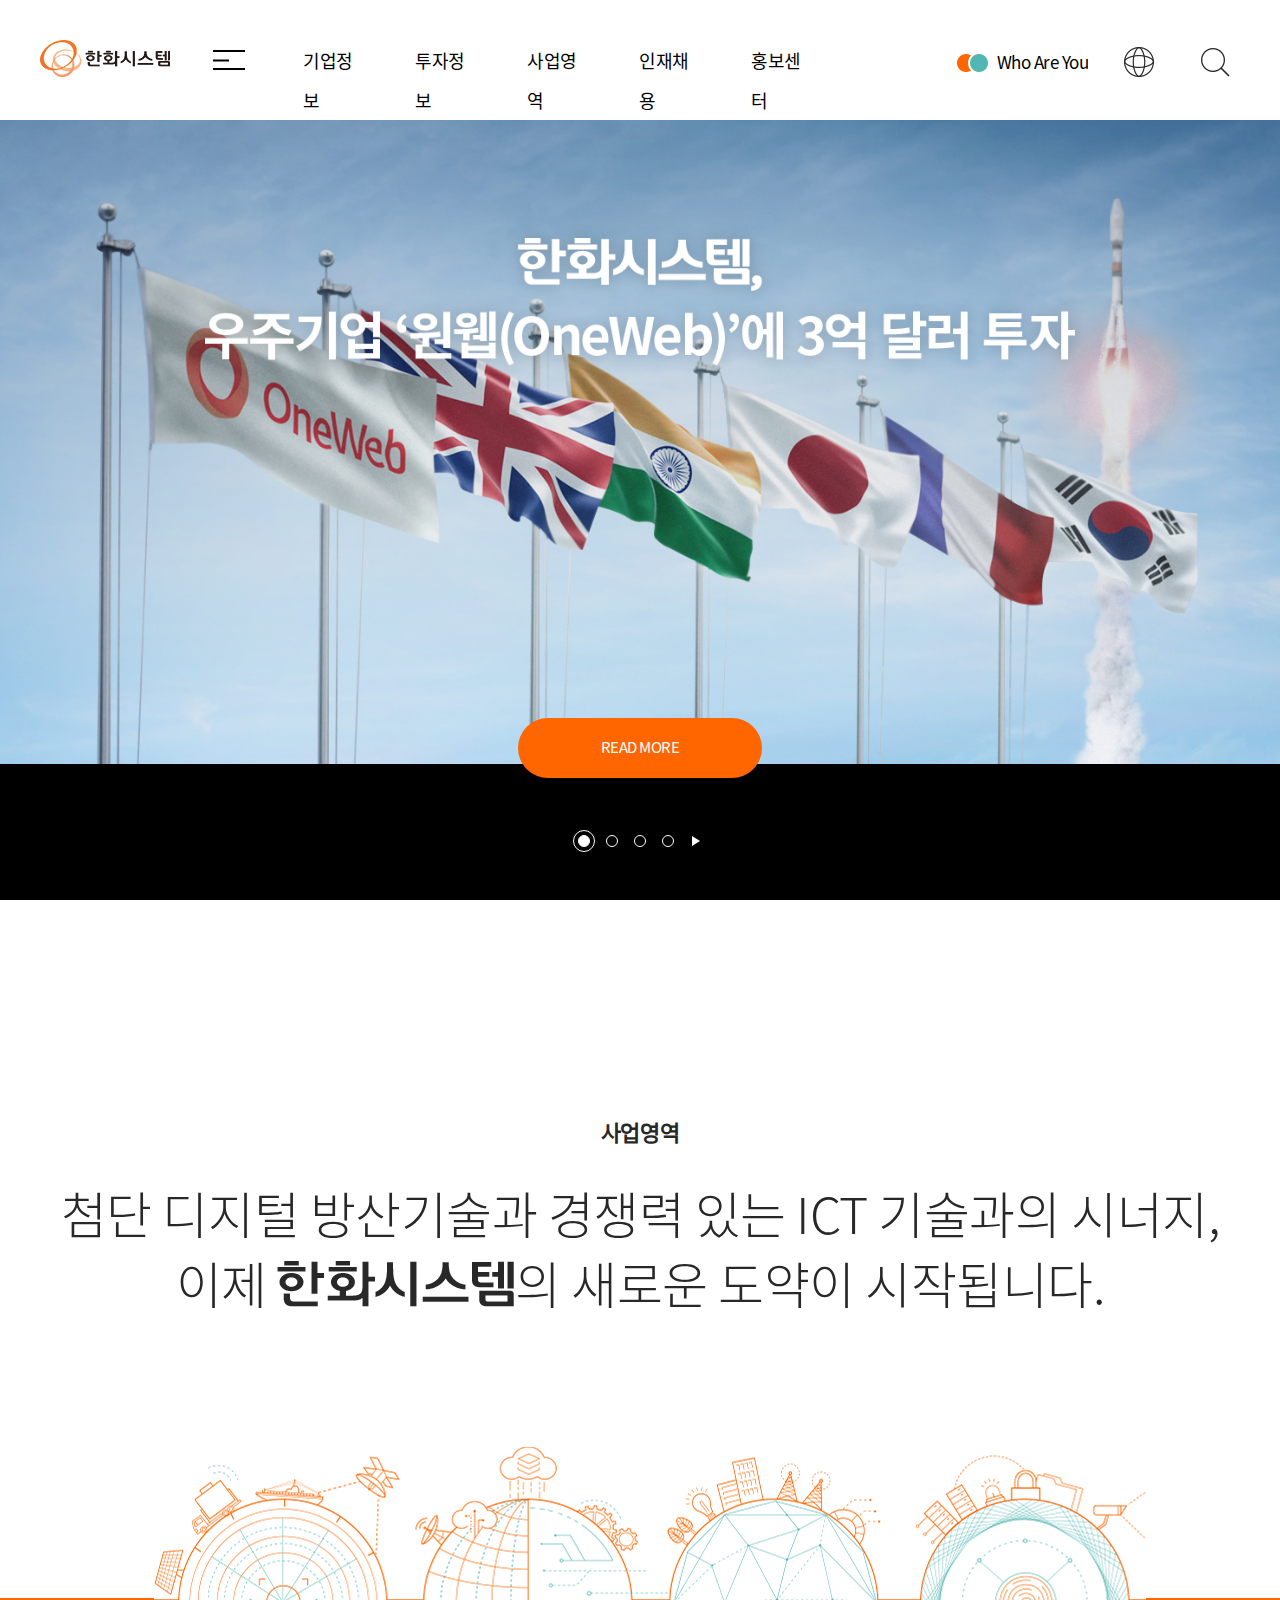
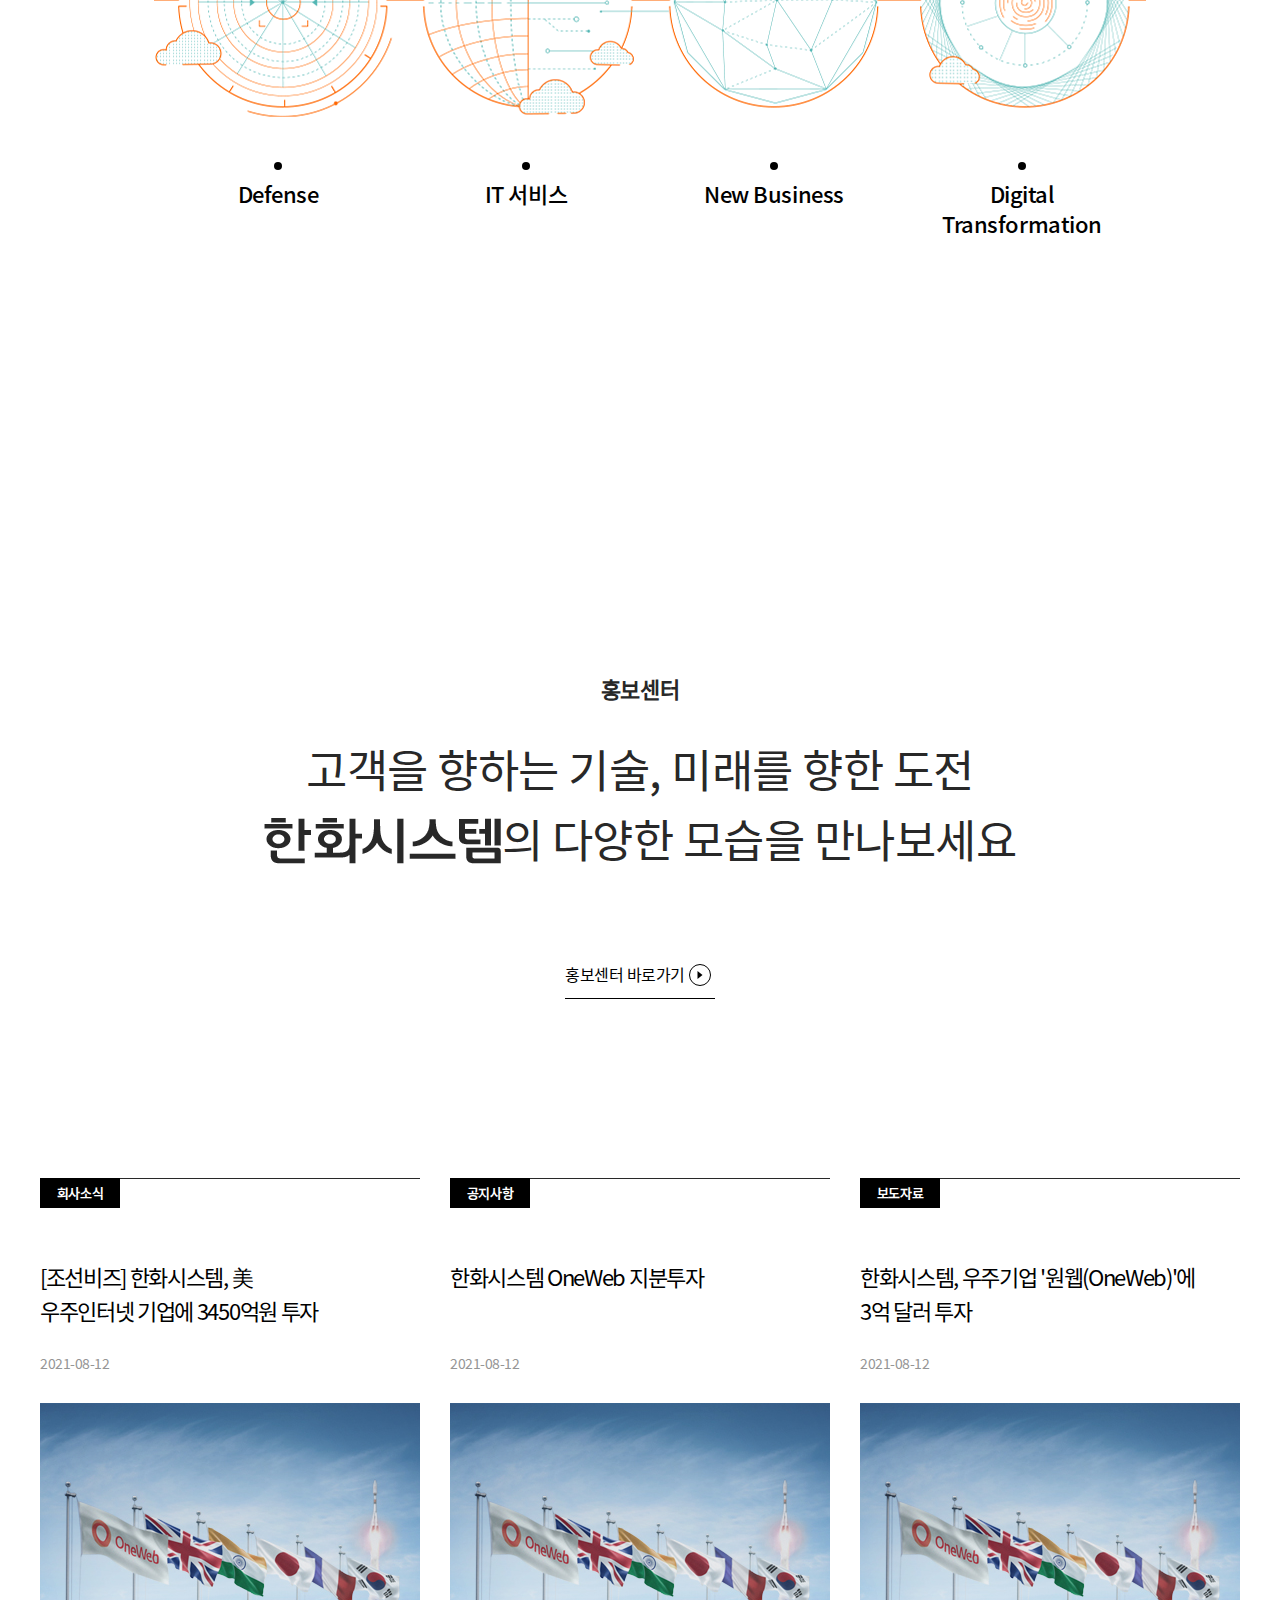
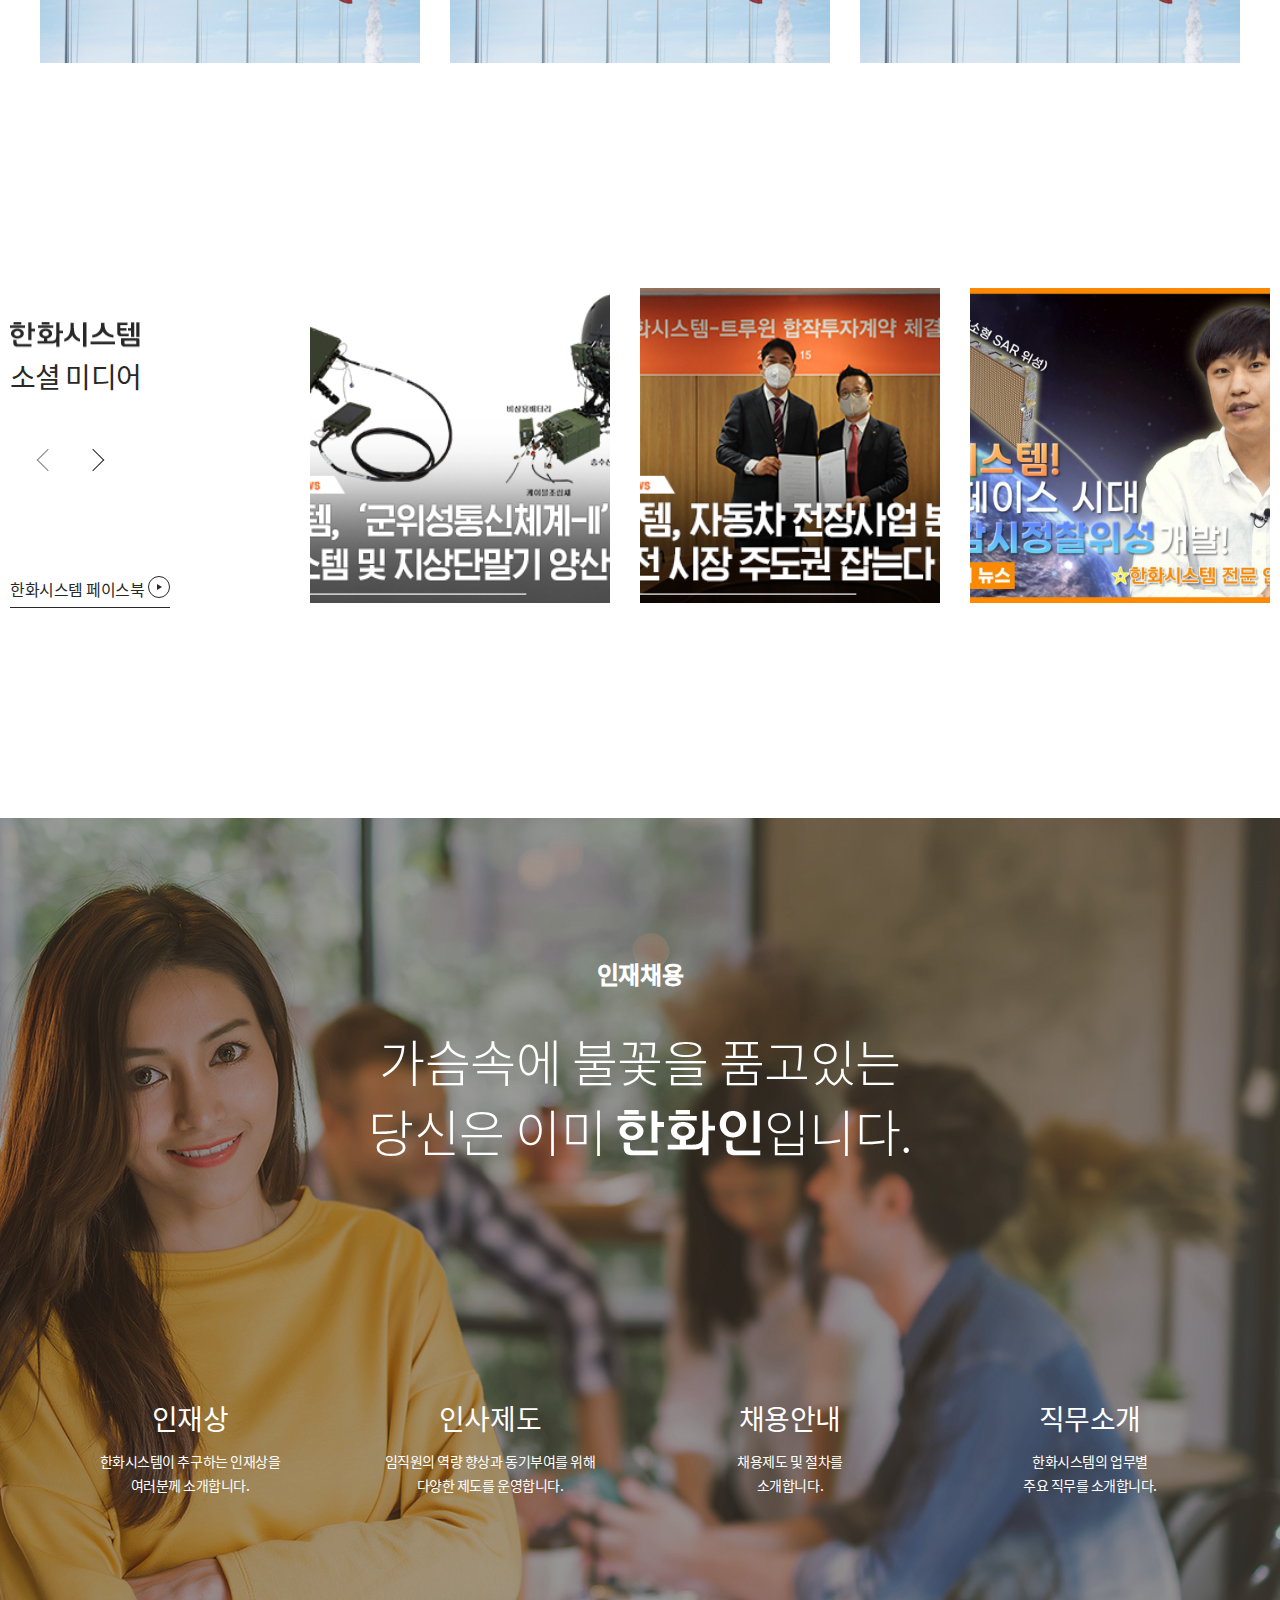
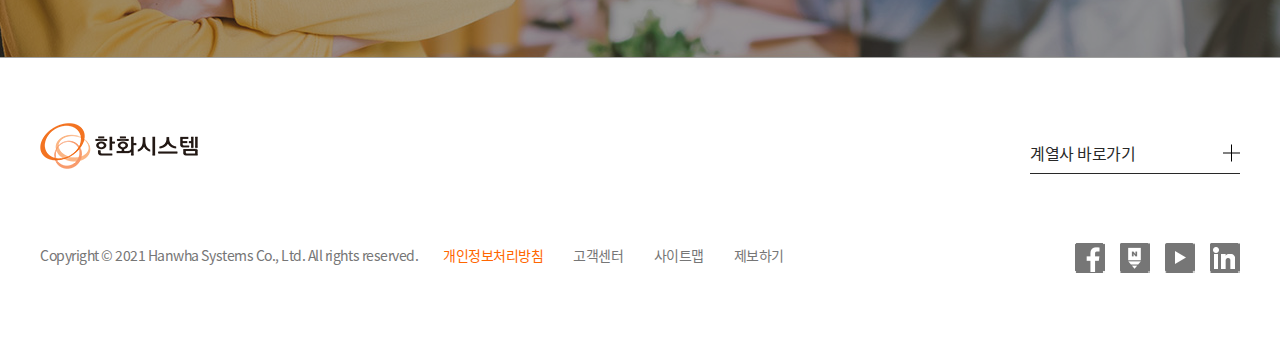
<file: index.html>
<!DOCTYPE html>
<html lang="en">

<head>
    <meta charset="UTF-8">
    <meta http-equiv="X-UA-Compatible" content="IE=edge">
    <meta name="viewport" content="width=device-width, initial-scale=1.0">
    <title>한화시스템</title>
    <link rel="stylesheet" href="css/index.css">
    <script src="https://ajax.googleapis.com/ajax/libs/jquery/3.6.0/jquery.min.js"></script>
    <script src="js/index.js" defer></script>
</head>

<body>
    <div class="hiddenHeader">
        <ul class="hiddenUl">
            <li class="n1">
                <div class="titleBox">
                    <a>기업정보</a>
                </div>
                <div class="ulBox">
                    <ul>
                        <li>
                            <a href="#">
                                한화시스템 소개
                            </a>
                            <ul>
                                <li><a href="">한화시스템</a></li>
                                <li><a href="">연혁</a></li>
                                <li><a href="">사업장소개</a></li>
                            </ul>

                        </li>

                        <li>
                            <a href="#">
                                지속성장
                            </a>
                            <ul>
                                <li><a href="">ESG</a></li>
                                <li><a href="">환경안전경영</a></li>
                                <li><a href="">윤리경영</a></li>
                                <li><a href="">상생경영</a></li>
                                <li><a href="">사회공헌</a></li>
                                <li><a href="">노사상생</a></li>
                            </ul>

                        </li>

                    </ul>
                </div>
            </li>
            <li class="n2">
                <div class="titleBox">
                    <a>투자정보</a>
                </div>
                <div class="ulBox">
                    <ul>
                        <li>
                            <a href="#">
                                실적발표
                            </a>

                        </li>

                        <li>
                            <a href="#">
                                IR일정
                            </a>
                        </li>
                        <li>
                            <a href="#">
                                재무정보
                            </a>
                        </li>
                        <li>
                            <a href="#">
                                주식정보
                            </a>
                        </li>
                        <li>
                            <a href="#">
                                공시정보
                            </a>
                            <ul>
                                <li><a href="#">공시 관리 규정</a></li>
                                <li><a href="#">공시자료</a></li>
                                <li><a href="#">보고서/기타</a></li>
                            </ul>
                        </li>
                        <li>
                            <a href="#">
                                기업지배구조
                            </a>
                        </li>

                    </ul>
                </div>
            </li>
            <li class="n3">
                <div class="titleBox">
                    <a>사업정보</a>
                </div>
                <div class="ulBox">
                    <ul>
                        <li>
                            <a href="#">
                                Defense
                            </a>
                            <ul>
                                <li><a href="#">감시·정찰</a></li>
                                <li><a href="#">지휘통제·통신·사이버</a></li>
                                <li><a href="#">해양시스템</a></li>
                                <li><a href="#">우주·항공</a></li>
                                <li><a href="#">지상</a></li>
                                <li><a href="#">종합군수지원</a></li>
                            </ul>

                        </li>

                        <li>
                            <a href="#">
                                IT 서비스
                            </a>
                            <ul>
                                <li><a href="#">시스템통합</a></li>
                                <li><a href="#">어플리케이션 운영 서비스</a></li>
                                <li><a href="#">인프라 운영 서비스</a></li>
                                <li><a href="#">클라우드 운영 서비스</a></li>
                                <li><a href="#">시스템 운영 서비스</a></li>
                                <li><a href="#">Solution</a></li>

                            </ul>

                        </li>

                        <li>
                            <a href="#">
                                New Business
                            </a>
                            <ul>
                                <li><a href="#">도심 항공 모빌리티</a></li>
                                <li><a href="#">전자식 위성통신 안테나</a></li>

                            </ul>

                        </li>

                        <li>
                            <a href="#">
                                Digital Transformation
                            </a>
                            <ul>
                                <li><a href="#">블록체인</a></li>
                                <li><a href="#">인공지능</a></li>
                                <li><a href="#">클라우드</a></li>
                                <li><a href="#">스마트 팩토리</a></li>

                            </ul>

                        </li>

                    </ul>
                </div>
            </li>
            <li class="n1">
                <div class="titleBox">
                    <a>인재채용</a>
                </div>
                <div class="ulBox">
                    <ul>
                        <li>
                            <a href="#">
                                인재상
                            </a>

                        </li>
                        <li>
                            <a href="#">
                                인사제도
                            </a>

                        </li>
                        <li>
                            <a href="#">
                                채용안내
                            </a>

                        </li>
                        <li>
                            <a href="#">
                                직무소개
                            </a>

                        </li>


                    </ul>
                </div>
            </li>
            <li class="n4">
                <div class="titleBox">
                    <a>홍보센터</a>
                </div>
                <div class="ulBox">
                    <ul>
                        <li>
                            <a href="#">
                                회사소식
                            </a>
                        </li>

                        <li>
                            <a href="#">
                                PR자료
                            </a>
                        </li>
                        <li>
                            <a href="#">
                                뉴스레터
                            </a>
                        </li>

                    </ul>
                </div>
            </li>
            <li class="n5">
                <div class="titleBox">
                    <a>고객센터</a>
                </div>
                <div class="ulBox">
                    <ul>
                        <li>
                            <a href="#">
                                방산 부문
                            </a>


                        </li>

                        <li>
                            <a href="#">
                                ICT 부문
                            </a>
                        </li>

                    </ul>
                </div>
            </li>

        </ul>
    </div>
    <div id="wrap">



        <div id='header'>
            <div class="inner-header">
                <div class="hideUl">
                    <div class="hideUlCon">
                        <ul class="ulCon sec1">
                            <li>
                                <p class="ulConTitle">
                                    <a href="#">
                                        한화시스템 소개
                                    </a>
                                </p>

                                <p class="ulConMenu"><a href="#">한화시스템</a></p>
                                <p class="ulConMenu"><a href="#">연혁</a></p>

                            </li>
                            <li>
                                <p class="ulConTitle"><a href="#">지속성장</a></p>
                                <p class="ulConMenu"><a href="#">ESG</a></p>
                                <p class="ulConMenu"><a href="#">환경안전경영</a></p>
                                <p class="ulConMenu"><a href="#">사업장소개</a></p>
                                <p class="ulConMenu"><a href="#">윤리경영</a></p>
                                <p class="ulConMenu"><a href="#">상생경영</a></p>
                                <p class="ulConMenu"><a href="#">사회공헌</a></p>
                                <p class="ulConMenu"><a href="#">노사상생</a></p>
                            </li>
                        </ul>
                        <ul class="ulCon sec2">
                            <li>
                                <p class="ulConTitle">
                                    <a href="#">
                                        실적발표
                                    </a>
                                </p>
                            </li>
                            <li>
                                <p class="ulConTitle">
                                    <a href="#">
                                        IR일정
                                    </a>
                                </p>
                            </li>
                            <li>
                                <p class="ulConTitle">
                                    <a href="#">
                                        재무정보
                                    </a>
                                </p>
                            </li>
                            <li>
                                <p class="ulConTitle">
                                    <a href="#">
                                        주식정보
                                    </a>
                                </p>
                            </li>
                            <li>
                                <p class="ulConTitle">
                                    <a href="#">
                                        공시정보
                                    </a>
                                </p>
                                <p class="ulConMenu">
                                    <a href="#">
                                        공시 관리 규정
                                    </a>
                                </p>
                                <p class="ulConMenu">
                                    <a href="#">
                                        공시 자료
                                    </a>
                                </p>
                                <p class="ulConMenu">
                                    <a href="#">
                                        보고서/기타
                                    </a>
                                </p>
                            </li>
                            <li>
                                <p class="ulConTitle">
                                    <a href="#">
                                        기업지배구조
                                    </a>
                                </p>
                            </li>

                        </ul>
                        <ul class="ulCon sec3">
                            <li>
                                <p class="ulConTitle">
                                    <a href="#">
                                        Defense
                                    </a>
                                </p>

                                <p class="ulConMenu"><a href="#">감시·정찰</a></p>
                                <p class="ulConMenu"><a href="#">지휘통제·통신·사이버</a></p>
                                <p class="ulConMenu"><a href="#">해양시스템</a></p>
                                <p class="ulConMenu"><a href="#">우주·항공</a></p>
                                <p class="ulConMenu"><a href="#">지상</a></p>
                                <p class="ulConMenu"><a href="#">종합군수지원</a></p>

                            </li>



                            <li>
                                <p class="ulConTitle"><a href="#">IT 서비스 </a></p>

                                <p class="ulConMenu"><a href="#">ESG</a></p>
                                <p class="ulConMenu"><a href="#">환경안전경영</a></p>
                                <p class="ulConMenu"><a href="#">사업장소개</a></p>
                                <p class="ulConMenu"><a href="#">윤리경영</a></p>
                                <p class="ulConMenu"><a href="#">상생경영</a></p>
                                <p class="ulConMenu"><a href="#">사회공헌</a></p>
                                <p class="ulConMenu"><a href="#">노사상생</a></p>
                            </li>

                            <li>
                                <p class="ulConTitle"><a href="#">New Business </a></p>

                                <p class="ulConMenu"><a href="#">도심항공모빌리티</a></p>

                                <p class="ulConMenu"><a href="#">전자식 위성통신 안테나</a></p>

                            </li>

                            <li>
                                <p class="ulConTitle"><a href="#">Digital Transformation </a></p>

                                <p class="ulConMenu"><a href="#">블록체인</a></p>

                                <p class="ulConMenu"><a href="#">인공지능</a></p>

                                <p class="ulConMenu"><a href="#">클라우드</a></p>
                                <p class="ulConMenu"><a href="#">스마트팩토리</a></p>
                                <p class="ulConMenu"><a href="#"></a></p>
                            </li>




                        </ul>




                        <ul class="ulCon sec4">
                            <li>
                                <p class="ulConTitle">
                                    <a href="#">
                                        인재상
                                    </a>
                                </p>

                            </li>
                            <li>
                                <p class="ulConTitle"><a href="#">인사제도</a></p>

                            </li>
                            <li>
                                <p class="ulConTitle"><a href="#">채용안내</a></p>

                            </li>
                            <li>
                                <p class="ulConTitle"><a href="#">직무소개</a></p>

                            </li>
                        </ul>
                        <ul class="ulCon sec5">
                            <li>
                                <p class="ulConTitle">
                                    <a href="#">
                                        회사소식
                                    </a>
                                </p>

                            </li>
                            <li>
                                <p class="ulConTitle"><a href="#">PR자료</a></p>

                            </li>
                            <li>
                                <p class="ulConTitle"><a href="#">뉴스레터</a></p>

                            </li>
                        </ul>

                    </div>

                </div>
                <div id="nav">
                    <div class="header-left">
                        <div class="logo">
                            <a href="#">
                                <img src="img/img_logo.png" alt="한화시스템 메인로고">

                            </a>
                        </div>

                        <div class="headerXBtn">
                            <div class="headerXBtnSet">

                            </div>
                            <div class="headerXChange">
                                <div class="leftslash"></div>
                                <div class="rightslash"></div>
                            </div>
                        </div>

                        <div class="gnb">
                            <ul>
                                <li><a href="#">기업정보</a></li>
                                <li><a href="#">투자정보</a></li>
                                <li><a href="#">사업영역</a></li>
                                <li><a href="#">인재채용</a></li>
                                <li><a href="#">홍보센터</a></li>
                            </ul>
                        </div>

                    </div>

                    <div class="header-right">
                        <div class="headerBtnBox">
                            <ul>
                                <li>
                                    <a href="#">
                                        Who Are You

                                    </a>
                                </li>
                                <li class="headerQuickMenu">
                                    <a href="#"></a>
                                </li>
                                <li class="headerQuickMenu">
                                    <a href="#">

                                    </a>
                                </li>
                            </ul>
                        </div>
                    </div>


                </div>
            </div>
        </div>


        <main>
            <section>


                <div class="section sec1">
                    <div class="gallery">
                        <ul>
                            <li class="show"><img src="img/section1_0.jpg" alt="section0">
                                <div class="buttonCon">
                                    <div class="button">
                                        READ MORE
                                    </div>
                                </div>
                            </li>
                            <li><img src="img/section1_1.jpg" alt="section1">
                                <div class="buttonCon">
                                    <div class="button">
                                        READ MORE
                                    </div>
                                </div>
                            </li>
                            <li><img src="img/section1_2.jpg" alt="section2">
                                <div class="buttonCon">
                                    <div class="button">
                                        READ MORE
                                    </div>
                                </div>
                            </li>
                            <li><img src="img/section1_3.jpg" alt="section3">
                                <div class="buttonCon">
                                    <div class="button">
                                        READ MORE
                                    </div>
                                </div>
                            </li>
                        </ul>
                        <div class="controllBox">
                            <div class="listBtn">
                                <ul>
                                    <li class="on"></li>
                                    <li class=""></li>
                                    <li></li>
                                    <li></li>
                                </ul>
                            </div>
                            <div class="slideBtn play">

                            </div>
                        </div>
                    </div>



                </div>

                <div class="section sec2">
                    <h2 class="headline">사업영역</h2>
                    <p class="sec2Desc">
                        첨단 디지털 방산기술과 경쟁력 있는 ICT 기술과의 시너지,<br>
                        이제
                        <span class="textLogo1"></span>의 새로운 도약이 시작됩니다.
                    </p>

                    <div class="overFlowBox">
                        <ul class="conList">
                            <li>
                                <a href="#">
                                    Defense
                                </a>
                            </li>
                            <li>
                                <a href="#">
                                    IT 서비스
                                </a>
                            </li>
                            <li>
                                <a href="#">
                                    New Business
                                </a>
                            </li>
                            <li>
                                <a href="#">
                                    Digital<br>Transformation
                                </a>
                            </li>


                        </ul>

                    </div>

                </div>

                <div class="section sec3">
                    <h2 class="headline">홍보센터</h2>
                    <p class="sec3Desc">
                        고객을 향하는 기술, 미래를 향한 도전<br>
                        <span class="textLogo1">한화시스템</span>의 다양한 모습을 만나보세요
                    </p>
                    <div class="secButton">
                        <a href="#">
                            홍보센터 바로가기
                        </a>


                    </div>

                    <div class="imgBoard">
                        <ul>
                            <li>

                                <a href="#">
                                    <div class="imgBoardTitle">
                                        회사소식
                                    </div>
                                    <strong>
                                        [조선비즈] 한화시스템, 美<br>
                                        우주인터넷 기업에 3450억원 투자
                                    </strong>
                                    <span class="date">2021-08-12</span>
                                    <div class="img">
                                        <img src="img/hanhwa.jpg" alt="hanhwa">
                                    </div>

                                    <div class="overlayBox">

                                    </div>
                                    <div class="hiddenPlus">

                                    </div>
                                </a>
                            </li>
                            <li>

                                <a href="#">
                                    <div class="imgBoardTitle">
                                        공지사항
                                    </div>
                                    <strong>
                                        한화시스템 OneWeb 지분투자
                                    </strong>
                                    <span class="date">2021-08-12</span>
                                    <div class="img">
                                        <img src="img/hanhwa.jpg" alt="hanhwa">
                                    </div>


                                    <div class="overlayBox">

                                    </div>

                                    <div class="hiddenPlus">
                                        <div class="upArrow"></div>
                                        <div class="rightArrow"></div>
                                    </div>
                                </a>

                            </li>
                            <li>

                                <a href="#">

                                    <div class="imgBoardTitle">
                                        보도자료
                                    </div>
                                    <strong>
                                        한화시스템, 우주기업 '원웹(OneWeb)'에<br>
                                        3억 달러 투자
                                    </strong>
                                    <span class="date">2021-08-12</span>
                                    <div class="img">
                                        <img src="img/hanhwa.jpg" alt="hanhwa">
                                    </div>

                                    <div class="overlayBox">

                                    </div>

                                    <div class="hiddenPlus">
                                        <div class="upArrow"></div>
                                        <div class="rightArrow"></div>
                                    </div>
                                </a>

                            </li>

                        </ul>
                    </div>


                    <div class="slider">
                        <div class="sliderOverflowBox">

                            <div class="titleBox">

                                <h3>
                                    <span class="textLogo1">한화시스템</span>
                                    <br>
                                    <p>
                                        소셜 미디어
                                    </p>
                                </h3>

                                <div class="slideBtn">
                                    <span class="arrow left"></span>
                                    <span class="arrow right"></span>
                                </div>

                                <div class="btn">
                                    <p>
                                        한화시스템 페이스북
                                    </p>
                                </div>
                            </div>

                            <div class="imgSlider">
                                <ul>
                                    <li>
                                        <img src="img/safe_image.png" alt="safeImg0">
                                        <span class="imgBoxDesc">
                                            (서울=연합뉴스)김철선 기자 = 한화시스템[272210]은 군의 위성 통신체계를 최신화하는
                                        </span>

                                        <div class="overlayBox">

                                        </div>

                                    </li>
                                    <li>
                                        <img src="img/safe_image1.png" alt="safeImg1">
                                        <span class="imgBoxDesc">
                                            한화시스템,자동차 전장 사업 본격 진출 나이트비전 시장 주도권 잡는다
                                        </span>

                                        <div class="overlayBox">

                                        </div>

                                    </li>
                                    <li>
                                        <img src="img/safe_image2.png" alt="safeImg2">
                                        <span class="imgBoxDesc">
                                            독자적인위성 개발 기술 역량을 바탕으로 뉴 스페이스 시대를 열어가고 있는 한화시스템!우주에
                                        </span>

                                        <div class="overlayBox">

                                        </div>

                                    </li>
                                    <li>
                                        <img src="img/safe_image3.png" alt="safeImg3">
                                        <span class="imgBoxDesc">
                                            국내최초 적외선(IR) 탑재체 개발에 성공한 한화시스템,세계적인 수준으로 업그레이드 완성
                                        </span>

                                        <div class="overlayBox">

                                        </div>
                                        .
                                    </li>
                                    <li>
                                        <img src="img/safe_image4.png" alt="safeImg4">
                                        <span class="imgBoxDesc">
                                            각국이쏘아올리는 기하급수적인 양의 인공위성들, 충돌사고, 잔해물 추락 위험도 커지고 있다는
                                        </span>

                                        <div class="overlayBox">

                                        </div>
                                        .
                                    </li>
                                    <li>
                                        <img src="img/safe_image5.png" alt="safeImg5">
                                        <span class="imgBoxDesc">
                                            (서울=연합뉴스)서미숙 기자 = 한화시스템[272210]이 국방기술 혁신 스타트업을 발굴·
                                        </span>

                                        <div class="overlayBox">

                                        </div>
                                        .
                                    </li>
                                    <li>
                                        <img src="img/safe_image6.png" alt="safeImg6">
                                        <span class="imgBoxDesc">
                                            W1NE솔루션 브랜드./사진 제공=한화시스템한화시스템(272210) 정보통신기술(ICT)
                                        </span>

                                        <div class="overlayBox">

                                        </div>
                                        .
                                    </li>
                                    <li>
                                        <img src="img/safe_image7.png" alt="safeImg7">
                                        <span class=" imgBoxDesc">
                                            🔔한.시능력고사🔔 한국형 차세대 전투기, 'KF-21 보라매'의 3대 핵심 센서를 완
                                        </span>

                                        <div class="overlayBox">

                                        </div>
                                        .
                                    </li>
                                    <li>
                                        <img src="img/safe_image8.png" alt="safeImg8">
                                        <span class="imgBoxDesc">
                                            한화시스템·방사청,개인전장가사회체계 개발 착수
                                        </span>

                                        <div class="overlayBox">

                                        </div>
                                        .
                                    </li>
                                    <li>
                                        <img src="img/safe_image9.png" alt="safeImg9">
                                        <span class="imgBoxDesc">
                                            한화시스템,도심항공교통·위성통신 등 신사업 대규모 채용, 경제
                                        </span>

                                        <div class="overlayBox">

                                        </div>
                                        .
                                    </li>
                                    <li>
                                        <img src="img/safe_image10.png" alt="safeImg10">
                                        <span class="imgBoxDesc">
                                            올해들어 다섯 번째, 34기 쏘아 올려···전체 288기 궤도에
                                        </span>

                                        <div class="overlayBox">

                                        </div>
                                        .
                                    </li>
                                    <li>
                                        <img src="img/safe_image11.png" alt="safeImg11">
                                        <span class="imgBoxDesc">
                                            세계민간 우주시장 규모 및 한화시스템의 우주사업 역량./사진 제공=한화시스템한화시스템(27
                                        </span>

                                        <div class="overlayBox">

                                        </div>
                                        .
                                    </li>
                                    <li>
                                        <img src="img/safe_image12.png" alt="safeImg12">
                                        <span class="imgBoxDesc">
                                            원웹,내년 위성 648기로 서비스 개시 예정
                                        </span>

                                        <div class="overlayBox">

                                        </div>
                                        .
                                    </li>
                                    <li>
                                        <img src="img/safe_image13.png" alt="safeImg13">
                                        <span class="imgBoxDesc">
                                            최근탄소 배출을 낮추기 위해 많은 기업에서 노력하고 있죠?😊 한화시스템이 미국 보잉사의
                                        </span>

                                        <div class="overlayBox">

                                        </div>
                                        .
                                    </li>
                                    <li>
                                        <img src="img/safe_image14.png" alt="safeImg14">
                                        <span class="imgBoxDesc">
                                            빠르게변화하는 고객의 니즈에 보험 업무는 어떻게 대응해야할까?🤔 한화시스템만의 독보적인
                                        </span>

                                        <div class="overlayBox">

                                        </div>
                                        .
                                    </li>
                                    <li>
                                        <img src="img/safe_image15.png" alt="safeImg15">
                                        <span class="imgBoxDesc">
                                            사람을대신해 해양을 완벽하게 수호하는 다양한 해양무인체계를 개발 중인 한화시스템!✨ 특히
                                        </span>

                                        <div class="overlayBox">

                                        </div>
                                        .
                                    </li>
                                    <li>
                                        <img src="img/safe_image16.png" alt="safeImg16">
                                        <span class="imgBoxDesc">
                                            위험한바다 위, 사람 없이도 수상과 수중을완벽하게 지키는 해양무인체계를 개발 중인 한화시스
                                        </span>

                                        <div class="overlayBox">

                                        </div>
                                        .
                                    </li>
                                    <li>
                                        <img src="img/safe_image17png.png" alt="sfaeImg17">
                                        <span class="imgBoxDesc">
                                            [파이낸셜뉴스]한화시스템은 올해 2·4분기 연결기준 영업이익이 314억원으로 전년동기 대비
                                        </span>

                                        <div class="overlayBox">

                                        </div>
                                        .
                                    </li>
                                </ul>
                            </div>
                        </div>


                    </div>



                </div>


                <div class="section sec4">
                    <div class="section sec4Bg">
                        <ul>
                            <li></li>
                            <li></li>
                            <li></li>
                            <li></li>
                        </ul>
                    </div>
                    <h2 class="headline">인재채용</h2>
                    <p class="sec4Desc">
                        가슴속에 불꽃을 품고있는
                        <br>
                        당신은 이미
                        <span class="textLogo1">한화인</span>입니다.
                    </p>
                    <ul>
                        <li>
                            <a href=#>
                                <span>
                                    <strong>인재상</strong>
                                    한화시스템이 추구하는 인재상을<br>
                                    여러분께 소개합니다.
                                </span>
                            </a>
                            <div class="iconBox">
                                <div class="circle">

                                </div>
                            </div>
                        </li>
                        <li>
                            <a href=#>
                                <span>
                                    <strong>인사제도</strong>
                                    임직원의 역량 향상과 동기부여를 위해<br>
                                    다양한 제도를 운영합니다.
                                </span>
                            </a>
                            <div class="iconBox">
                                <div class="circle">

                                </div>
                            </div>
                        </li>
                        <li>
                            <a href=#>
                                <span>
                                    <strong>채용안내</strong>
                                    채용제도 및 절차를<br>
                                    소개합니다.
                                </span>
                            </a>
                            <div class="iconBox">
                                <div class="circle">

                                </div>
                            </div>
                        </li>
                        <li>
                            <a href=#>
                                <span>
                                    <strong>직무소개</strong>
                                    한화시스템의 업무별 <br>
                                    주요 직무를 소개합니다.
                                </span>
                            </a>
                            <div class="iconBox">
                                <div class="circle">

                                </div>
                            </div>
                        </li>
                    </ul>
                </div>

            </section>



        </main>

        <footer>
            <div class="outerSite">
                <ul>
                    <li>
                        <span>제조/건설</span>
                        <ul>
                            <li><a href="#">(주)한화</a></li>
                            <li><a href="#">한화에어로스페이스</a></li>
                            <li><a href="#">한화디펜스</a></li>
                            <li><a href="#">한화시스템</a></li>
                            <li><a href="#">한화테크윈</a></li>
                            <li><a href="#">한화정밀기계</a></li>
                            <li><a href="#">한화파워시스템</a></li>
                            <li><a href="#">한화솔루션</a></li>
                        </ul>
                        <ul>
                            <li><a href="#">한화임팩트</a></li>
                            <li><a href="#">한화토탈</a></li>
                            <li><a href="#">여천NCC</a></li>
                            <li><a href="#">한화에너지</a></li>
                            <li><a href="#">한화건설</a></li>
                        </ul>
                    </li>
                    <li>
                        <span>금융</span>
                        <ul>
                            <li><a href="#">한화생명</a></li>
                            <li><a href="#">한화손해보험</a></li>
                            <li><a href="#">한화투자증권</a></li>
                            <li><a href="#">한화자산운용</a></li>
                            <li><a href="#">한화저축은행</a></li>
                        </ul>
                    </li>
                    <li>
                        <span>서비스/레저</span>
                        <ul>
                            <li><a href="#">한화호텔앤드리조트</a></li>
                            <li><a href="#">한화역사</a></li>
                        </ul>
                    </li>
                </ul>
            </div>


            <div class="footerCon">
                <div class="button">
                    계열사 바로가기
                    <div class="plusBtn">

                    </div>
                </div>

                <div class="addressBox">
                    <p>
                        <p class="copy">Copyright © 2021 Hanwha Systems Co., Ltd. All rights reserved.</p>
                    </p>

                    <div class="footerNav">
                        <ul>
                            <li><a href="#">개인정보처리방침</a></li>
                            <li class="addressLink"><a href="#">고객센터</a></li>
                            <li class="addressLink"><a href="#">사이트맵</a></li>
                            <li class="addressLink"><a href="#">제보하기</a></li>
                        </ul>
                    </div>

                    <div class="snsIcon">
                        <ul>
                            <li>
                            </li>
                            <li>
                            </li>
                            <li>
                            </li>
                            <li>
                            </li>
                        </ul>
                    </div>



                </div>



            </div>


        </footer>


    </div>



</body>

</html>
</file>
<file: css/index.css>
@charset 'utf-8';
@import url(common/reset.css);

html{        
    -ms-overflow-style: none; /* IE and Edge */
        scrollbar-width: none; /* Firefox */
}


html::-webkit-scrollbar {
    display: none; /* Chrome, Safari, Opera*/
}


body, select, input, button, textarea, button, pre{
    font-size : 16px;
    letter-spacing: -0.03em;
}

body{
    line-height: 1.75;
    color: #282828;
    word-break : break-all;
    font-family: 'NotoSans',sans-serif;
}

#header {
    position: relative;
    width: 100%;
    height: auto;
    z-index: 55;
    /* border: 2px solid yellow; */
}



#header .inner-header{
    width: 100%;
    height: auto;
    position: relative;
}

#header .inner-header .hideUl{
    position: absolute;
    top: 120px;
    left: 0;
    width: 100%;
    height: auto;
    background-color: white;
    border-top: 1px solid #ccc;
    visibility: hidden;
    z-index: 999;

}

#header .inner-header .hideUl .hideUlCon{
    width: 980px;
    margin: 0 auto;
    position: relative;
    left: 150px;
    height: 400px;
    border: 0px solid;
    /* padding-bottom: 15px; */

}

#header .inner-header .hideUl .hideUlCon ul.ulCon{
    position: absolute;
    top: 0%;
    left: 0;
    width: 100%;
    visibility: hidden;
    padding: 30px 0;
}

#header .inner-header .hideUl .hideUlCon ul.ulCon:nth-child(4){
    padding: 30px 0 0 0;
}
#header .inner-header .hideUl .hideUlCon ul.ulCon:nth-child(5){
    padding: 30px 0 0 0;
}

#header .inner-header .hideUl .hideUlCon ul.ulCon>li>p.ulConMenu>a{
    color: #585858;
}


#header .inner-header .hideUl .hideUlCon ul.ulCon>li>p.ulConMenu>a:hover{
    color: #ff6600;
}

#header .inner-header .hideUl .hideUlCon ul.ulCon>li>p.ulConTitle>a:hover{
    border-bottom: 1px solid;

}



#header .inner-header .hideUl .hideUlCon ul.ulCon>li{
    float: left;
    text-align: left;
}
#header .inner-header .hideUl .hideUlCon ul.ulCon.sec1>li{
    width: 20%;
}
#header .inner-header .hideUl .hideUlCon ul.ulCon.sec2>li{
    width: 12%;
}

#header .inner-header .hideUl .hideUlCon ul.ulCon.sec3>li{
    width: 20%;
}

#header .inner-header .hideUl .hideUlCon ul.ulCon.sec4{
    padding-left: 300px;
}
#header .inner-header .hideUl .hideUlCon ul.ulCon.sec4>li{
   width: 15%;
}
#header .inner-header .hideUl .hideUlCon ul.ulCon.sec5{
    padding-left: 450px;
}
#header .inner-header .hideUl .hideUlCon ul.ulCon.sec5>li{
   width: 15%;
}


#header .inner-header .hideUl .hideUlCon ul:first-child{
    visibility: hidden;
}

#header .inner-header .hideUl .hideUlCon ul.ulCon>li>p.ulConTitle{
    padding-bottom: 25px;
}

#header .inner-header .hideUl .hideUlCon ul.ulCon>li>p.ulConMenu{
    font-size: 14px;
    padding: 5px 0;
}





#header .inner-header #nav{
    width: 1260px;
    height: 120px;
    border: 0px solid black;
    margin: 0 auto;
    padding: 40px 30px;
    display: flex;
    justify-content: space-between;
}


#header .inner-header #nav .header-left{
    width: 800px;
    display: flex;
    justify-content: space-between;
}

#header .inner-header #nav .header-left .logo{
    width: 130px;
    height: 40px;
    /* background-color: green; */
    overflow: hidden;
}

#header .inner-header #nav .header-left .logo>a{
    height: 40px;
    display: block;
    overflow: hidden;
}



#header .inner-header #nav .header-left .headerXBtn .headerXBtnSet::before{
    width: 80%;
    content: "";
    display: block;
    height: 16px;
    margin-top: 10px;
    /* line-height: 40px; */
    border-top: 2px solid black;
    border-bottom: 2px solid black;
    position: absolute;
    left: 0%;
    top: 0;
}


#header .inner-header #nav .header-left .headerXBtn .headerXBtnSet::after{
    width: 40%;
    content: "";
    display: block;
    height: 1px;
    border-bottom: 2px solid black;
    position: absolute;
    top: 50%;
    left: 0%;
    transform: translateY(-50%);
}


#header .inner-header #nav .header-left .headerXBtn{
    width: 40px;
    height: 40px;
    /* background-color: red; */
    position: relative;
    transform: translateX(20%);
    /* background: white; */
    cursor: pointer;
}

#header .inner-header #nav .header-left .headerXBtn .headerXBtnSet{
    width: 40px;
    height: 40px;
    position: absolute;
    top: 0%;
    left: 0;
}


#header .inner-header #nav .header-left .headerXBtn .headerXChange{
    width: 40px;
    height: 40px;
    position: absolute;
    top: 0;
    left: 0%;
    visibility: hidden;
    /* border: 1px solid green; */
    cursor: pointer;
}

/* #header .inner-header #nav .header-left .headerXBtn .headerXChange:hover.headerXChange:hover::after{
visibility: visible;
transform: rotate(-45deg);
transition: all 0.5s;
}

#header .inner-header #nav .header-left .headerXBtn .headerXChange:hover.headerXChange:hover::before{
    visibility: visible;
    transform: rotate(45deg);
    transition: all 0.5s;
} */

#header .inner-header #nav .header-left .headerXBtn .headerXChange .leftslash{
    width: 80%;
    border-top: 2px solid;
    position: absolute;
    left: 0%;
    top: 50%;
    transition: all 0.4s;
}

#header .inner-header #nav .header-left .headerXBtn .headerXChange .rightslash{
    width: 80%;
    display: block;
    border-top: 2px solid ;
    position: absolute;
    left: 0%;
    top: 50%;
    transition: all 0.4s;

}


    
#header .inner-header #nav .header-left .gnb>ul{
    display: flex;
    justify-content: space-between;
}

#header .inner-header #nav .header-left .gnb>ul>li{
    width: 112px;
    position: relative;

}

#header .inner-header #nav .header-left .gnb>ul>li>a:hover{
    color: #ff6600;
    transition: all 0.2s ease;
}


#header .inner-header #nav .header-left .gnb>ul>li>a{
    display: block;
    line-height: 40px;
    padding: 0 23px;
    font-size: 18px;
    /* font-weight: 6]00; */
}

#header .inner-header #nav  .header-right .headerBtnBox{
    width: 300px;
}


#header .inner-header #nav  .header-right .headerBtnBox>ul{
    display: flex;
    justify-content: space-between;    
    padding: 2px 10px 0;
}

#header .inner-header #nav  .header-right .headerBtnBox>ul>li{
    position: relative;
    /* padding: 5px; */
    border: 0px solid;
    overflow: hidden;
}

#header .inner-header #nav  .header-right .headerBtnBox>ul>li a{
    display: block;
    border: 0px solid;
    letter-spacing: -0.03em;
}

#header .inner-header #nav  .header-right .headerBtnBox>ul>li.headerQuickMenu{
    width: 40px;
    height: 40px;
    /* background-color: red; */
}
#header .inner-header #nav  .header-right .headerBtnBox>ul>li.headerQuickMenu>a{
    height: 40px;
    position: relative;
    z-index: 10;
}

#header .inner-header #nav  .header-right .headerBtnBox>ul>li:first-child{
    width: 138px;
    line-height: 40px;
    background-color: none;
    text-align: right;
    position: relative;
    font-size: 17px;
    letter-spacing: -0.03em;
}
#header .inner-header #nav  .header-right .headerBtnBox>ul>li:first-child::before{
    content: "";
    display: inline-block;
    width: 35px;
    height: 22px;
    margin:10px 4px 0 0;
    /* border: 0px solid black; */
    background: url(../img/img_set1.png);
    position: absolute;
    left: 5px;
}


#header .inner-header #nav  .header-right .headerBtnBox>ul>li:nth-child(2)::after{
    content: "";
    display: block;
    width: 100%;
    height: 40px;
    background-image: url(../img/img_set1.png);
    background-position: -30px -30px;
    position: absolute;
    top: 0;
    left: 0;   
    margin-top: 5px;
    margin-left: 5px;
}

#header .inner-header #nav  .header-right .headerBtnBox>ul>li:nth-child(3)::before{
    content: "";
    display: block;
    width: 40px;
    height: 40px;
    background-image: url(../img/img_set1.png);
    background-repeat: no-repeat;
    background-position: 5px -30px;
    position: absolute;
    top: 0;
    left: 0;   
    margin-top: 5px;
    margin-left: 5px;;
}

@media only screen and (max-height: 960px){
    .section.sec1, .section.sec1>ul>li{
    height: calc(100vh - 120px) !important;
    min-height: 600px;
}
}

main section .section.sec1{
    width: 100%;
    min-width: 1260px;
    height: 600px;
    /* background-color: blanchedalmond; */
    margin: 0 auto;
    border: 0px solid black;
}

main section .section.sec1 .gallery{
    width: 100%;
    min-width: 1260px;
    height: 100%;
    border: 0px solid black;
    background-color:black;
    position: relative;
}


main section .section.sec1 .gallery>ul{
    max-width: 1920px;
    min-width: 1260px;
    position: relative;
    border: 0px solid white;
    margin: 0 auto;
}

main section .section.sec1 .gallery>ul>li{
    width: 100%;
    max-width: 1920px;
    min-width: 1260px;
    height: calc(100vh - 120px);
    min-height: 600px;
    max-height: 800px;
    border: 0px solid;
    overflow: hidden;
    position: absolute;
    top: 0;
    left: 0;
    z-index: 0;
    opacity: 0;
    transition: all 0.5s linear 0.5s;
}

main section .section.sec1 .gallery>ul>li.show{
    z-index: 1;
    opacity: 1;
}


main section .section.sec1 .gallery>ul>li>img{
position: absolute;
width: 100%;
height: auto;
top: 0%;
left: 0;
transform: scale(1.3);
/* transform: translate(-10.5%, -13%); */
}


main section .section.sec1 .gallery>ul>li .buttonCon{
    width: 100%;
    height: auto;
    position: absolute;
    bottom: 122px;
    z-index: 1;
    border: 0px solid;
}

main section .section.sec1 .gallery>ul>li .buttonCon .button{
    width: 244px;
    height: 60px;
    line-height: 58px;
    border: 0px solid #ff6600;
    background-color: #ff6600;
    margin: 0 auto;
    text-align: center;
    color: white;
    border-radius: 32px;
    font-size: 15px;
    letter-spacing: -0.03em;
    transition: all 0.5s;
    cursor: pointer;
}


main section .section.sec1 .gallery .controllBox{
    width: 100%;
    height: auto;
    position: absolute;
    bottom: 45px;
    border: 0px solid;
    display: flex;
    justify-content: center ;
    z-index: 2;
}

main section .section.sec1 .gallery .controllBox .listBtn{
    overflow: hidden;
    height: 28px;
    font-size: 18px;
    line-height: 28px;
    white-space: nowrap;
    float: left;
}

main section .section.sec1 .gallery .controllBox .listBtn>ul{
    max-width: 112px;
    display: flex;
    justify-content: space-between;
    margin: 0 auto;
}

main section .section.sec1 .gallery .controllBox .listBtn>ul>li{
    width: 28px;
    height: 28px;
    /* border: 0px solid white; */
    border-radius: 50%;
    position: relative;
    /* transition: all 1s linear; */
    cursor: pointer;
}

main section .section.sec1 .gallery .controllBox .listBtn>ul>li::after{
    content: "";
    width: 20px;
    height: 20px;
    border-radius: 50%;
    display: block;
    outline: 1px solid;
    outline-color: transparent; 
    position: absolute;
    top: 50%;
    left: 50%;
    transform: translate(-50%, -50%);
    /* transition: all 1s; */
}

main section .section.sec1 .gallery .controllBox .listBtn>ul>li.on::after{
    content: "";
    width: 20px;
    height: 20px;
    border: 1px solid white;
    border-radius: 50%;
    display: block;
    position: absolute;
    top: 50%;
    left: 50%;
    transform: translate(-50%, -50%);

}



main section .section.sec1 .gallery .controllBox .listBtn>ul>li::before{
    content: "";
    width: 10px;
    height: 10px;
    border-radius: 50%;
    display: block;
    border: 1px solid white;
    position: absolute;
    top: 50%;
    left: 50%;
    transform: translate(-50%, -50%);
    /* background-color: white; */
}
main section .section.sec1 .gallery .controllBox .listBtn>ul>li.on::before{
    content: "";
    width: 10px;
    height: 10px;
    border-radius: 50%;
    display: block;
    border: 1px solid white;
    position: absolute;
    top: 50%;
    left: 50%;
    transform: translate(-50%, -50%);
    background-color: white;

    


}

main section .section.sec1 .gallery .controllBox .slideBtn{
    width: 28px;
    overflow: hidden;
    height: 28px;
    font-size: 18px;
    line-height: 28px;
    white-space: nowrap;
    border: 0px solid;
    float: right;
    position: relative;
    cursor: pointer;
}


main section .section.sec1 .gallery .controllBox .slideBtn.play::before{
    content: "";
    display: block;

    border-top: 5px solid transparent;
    border-bottom: 5px solid transparent;
    border-left: 8px solid #fff;
    position:absolute;
    top: 50%;
    left: 50%;
    transform: translate(-50%,-50%);
}

main section .section.sec1 .gallery .controllBox .slideBtn.pause::after{
    content: "";
    display: block;
    width: 5px;
    height: 12px;
    border-left: 2px solid white;
    border-right: 2px solid white;
    position:absolute;
    top: 50%;
    left: 50%;
    transform: translate(-50%,-50%);
}


.section.sec2{
    width: 1200px;
    padding: 215px 0;
    position: relative;
    margin: 0 auto;
    text-align: center;
    /* overflow: hidden; */
}

.section.sec2 h2.headline{
    /* font-family: 'NotoSansM'; */
    font-size: 22px;
    line-height: 32px;
    font-weight: bold;
}

.section.sec2 p.sec2Desc{
    margin: 30px 0 125px;   
    letter-spacing: -0.03rem;
    font-size: 50px;
    line-height: 70px;
    font-family: 'NotoSansL', sans-serif;
}

span.textLogo1{
    padding: 0 0 0 238px;
    overflow: hidden;
    display: inline-block;
    width: 238px;
    height: 70px;
    background: url(../img/img_logo.png) no-repeat 0 -106px;
    white-space: nowrap;
    vertical-align: top;
}

span.textLogo1::after{
    content: "";
    display: block;
    width: 100%;
    position: absolute;
    top: 0%;
    left: 0 ;
}

.section.sec2 ul.conList{
    width: 100%;
    height: 400px;
    position: relative;
    display: inline-block;
    width: calc(100% + 40px);
    margin-left: 114px;
    vertical-align: top;
    border: 0px solid;


}

.section.sec2 ul.conList::before{
    content: "";
    display: block;
    width: 50vw;
    min-width: 360px;
    height: 2px;
    background: #ff6600;
    position: absolute;
    left: 0%;
    top: 156px;
    transform: translateX(-100%);
}
.section.sec2 ul.conList::after{
    content: "";
    display: block;
    width: 50vw;
    min-width: 360px;
    height: 2px;
    background: #ff6600;
    position: absolute;
    right: 248px;
    top: 156px;
    transform: translateX(100%);
    /* z-index: 99; */
}


.section.sec2 ul.conList>li{
    float: left;
    width: 20%;
    height: 280px;
    font-size: 22px;
    line-height: 30px;
    text-align: center;
    word-break: keep-all;
    border: 0px solid;
}

.section.sec2 ul.conList>li:nth-child(1){
    background: url(../img/img1.png) no-repeat 50% / cover;
}
.section.sec2 ul.conList>li:nth-child(2){
    background: url(../img/img2.png) no-repeat 50% / cover;
}
.section.sec2 ul.conList>li:nth-child(3){
    background: url(../img/img3.png) no-repeat 50% / cover;
}
.section.sec2 ul.conList>li:nth-child(4){
    background: url(../img/img4.png) no-repeat 50% / cover;
}




.section.sec2 ul.conList>li>a{
    position: relative;
    display: block;
    padding: 336px 35px 0;
    font-family: 'NotoSansM';


}

.section.sec2 ul.conList>li>a::before{
    content: "";
    width: 8px;
    height: 8px;
    position: absolute;
    top: 320px;
    background-color: black;
    border-radius: 50%;
    left: 50%;
    transform: translateX(-50%);
}

.section.sec2 ul.conList>li>a:hover{
    color: #ff6600;
}

.section.sec2 ul.conList>li>a:hover::before{
    background-color: #ff6600;
}

.section.sec3{
    position: relative;
    width: 1200px;
    margin: 0 auto;
    text-align: center;
    padding: 215px 0;
}


.section.sec3 h2.headline{
    /* font-family: 'NotoSansM'; */
    font-size: 22px;
    line-height: 32px;
    font-weight: bold;
}

.section.sec3 p.sec3Desc{
    margin: 30px 0 125px;
    letter-spacing: -0.03rem;
    font-size: 45px;
    line-height: 70px;
    font-weight: lighter;
}

.section.sec3 .secButton{
    transform: translateY(-100%);
}

.section.sec3 .secButton>a{
    padding: 0 30px 10px 0;
    border-bottom: 1px solid;
    position: relative;
    display: inline-block;
    font-size: 16px;
}

.section.sec3 .secButton>a::after{
    content: "";
    display: block;
    position:absolute;
    top: 40%;
    left: 90%;
    transform: translate(-50%,-50%);
    width: 20px;
    height: 20px;
    border:1px solid;
    border-radius: 50%;

}

.section.sec3 .secButton>a::before{
    content: "";
    display: block;
    border-top: 4px solid transparent;
    border-bottom: 4px solid transparent;
    border-left: 5px solid black;
    position:absolute;
    top: 40%;
    left: 90%;
    transform: translate(-50%,-50%);
}

.section.sec3 .secButton>a:hover{
    color: #ff6600;
}


.section.sec3 .secButton>a:hover::before{
    border-left: 5px solid white;
    z-index: 99;
}

.section.sec3 .secButton>a:hover::after{
    background-color: #ff6600;
}

.section.sec3 .secButton{
    margin-bottom: 140px;
}

.section.sec3 .imgBoard>ul{
    width: 1200px;
    margin: 0 auto;
    text-align: left;
    overflow: hidden;
    display: flex;
    justify-content: space-between;
}


.section.sec3 .imgBoard>ul>li{
    position: relative;
    width:380px;
    height: 485px;
    border-top: 1px solid #282828;
}

.section.sec3 .imgBoard>ul>li::after{
    position: absolute;
    display: block;
    left: 0;
    bottom: 0;
    width: 100%;
    height: 260px;
    overflow: hidden;
    content: '';
    box-sizing: border-box;
    z-index: -1;
    right: 0;
    background: #fafafa;
    pointer-events: none;
}

.section.sec3 .imgBoard>ul>li>a{
    display: block;
    position: relative;
    width: 100%;
    height: calc(100% + 1px);
    padding: 80px 0 0;
    margin-top: -1px;
    border-top: 1px solid #282828;
    z-index: 1;
}

.section.sec3 .imgBoard>ul>li>a>.imgBoardTitle{
    width: 80px;
    line-height: 30px;
    background: black;
    color: white;
    position: absolute;
    left: 0;
    top: -1px;
    text-align: center;
    font-size: 13px;
    font-weight: bold;
}

.section.sec3 .imgBoard>ul>li>a>strong{
    display: block;
    width: 100%;
    height: 68px;
    overflow: hidden;
    font-size: 22px;
    letter-spacing: -0.06em;
    line-height: 34px;
    white-space: normal;
    font-weight: normal;
    text-overflow: ellipsis;
    word-wrap: break-word;
    display: -webkit-box;
    -webkit-line-clamp: 2;
    -webkit-box-orient: vertical;
    word-break: keep-all;
}

.section.sec3 .imgBoard>ul>li>a>span.date{
    display: block;
    margin: 24px 0 0;
    /* font-family: 'Myriad Pro'; */
    font-size: 14px;
    line-height: 24px;
    color: #959595;
}

.section.sec3 .imgBoard>ul>li>a>.img{
    position: absolute;
    display: block;
    left: 0;
    bottom: 0;
    width: 100%;
    height: 260px;
    overflow: hidden;
}




.section.sec3 .imgBoard>ul>li:hover>a>.imgBoardTitle{
    color: white;
    background-color: #ff6600;
}

.section.sec3 .imgBoard>ul>li:hover>a>strong{
    color: #ff6600;
    text-decoration: underline;
}





.section.sec3 .imgBoard>ul>li>a>.overlayBox{
width: 380px;
height: 260px;
position: absolute;
left: 0;
bottom: 0;
border: 0px solid;
/* background-color: #ff6600aa; */
}

.section.sec3 .imgBoard>ul>li>a:hover>.overlayBox{
background-color: #ff6600aa;
}



.section.sec3 .imgBoard>ul>li>a .hiddenPlus{
    width: 380px;
    height: 260px;
    position: absolute;
    bottom: 0%;
    left: 0%;
    z-index: 99;
}

.section.sec3 .imgBoard>ul>li>a .hiddenPlus::before{
    content: "";
    display: block;
    width: 0px;
    height: 0px;
    position: absolute;
    top: 50%;
    left: 50%;
    transform: translate(-50%,-50%);
    z-index: 99;
    background-color: white;
}

.section.sec3 .imgBoard>ul>li>a:hover .hiddenPlus::before{
    width: 50px;
    height: 2px;
    transition: all 0.3s;
}

.section.sec3 .imgBoard>ul>li>a .hiddenPlus::after{
    content: "";
    display: block;
    width: 0px;
    height: 00px;
    position: absolute;
    top: 50%;
    left: 50%;
    transform: translate(-50%,-50%);
    z-index: 99;
    background-color: white;
}

.section.sec3 .imgBoard>ul>li>a:hover .hiddenPlus::after{
    width: 2px;
    height: 50px;
    transition: all 0.3s;
    z-index: 99;
}

.section.sec3 .imgBoard>ul>li>a .img>img{
    transition: all 0.2s;
}
.section.sec3 .imgBoard>ul>li>a:hover .img>img{
    transform: scale(1.1)
}

.section.sec3 .slider{
    height: 445px;
    position: relative;
    margin: 160px -30px -65px;
    padding: 0 0 0 300px;
    border: 0px solid;
    
}


.section.sec3 .slider .sliderOverflowBox{
    width: calc(100% + 150px);
    /* overflow:hidden; */

}



.section.sec3 .slider .titleBox{
    height: calc(100% - 90px);
    position: absolute;
    left: 0;
    width: 160px;
    top: 90px;
    font-size: 24px;
    line-height: 1.5;
    text-align: left;
    font-weight: normal;
    border: 0px solid;
    z-index: 100;
}

.section.sec3 .slider .titleBox>h3{
    font-size: 28px;
    line-height: 1.5;
    text-align: left;
}


.section.sec3 .slider .titleBox>h3>span.textLogo1{
    width: 130px;
    height: 41.6px;
    padding: 0 0 0 130px;
    background-position: 0 -231px;
}

.section.sec3 .slider .titleBox>h3>p{
    letter-spacing: -0.03em;
    font-weight: normal;
}

.section.sec3 .slider .slideBtn{
    width:100%;
    margin: 40px auto 0;
    height: auto;
    border: 0px solid;
    display: flex;
    /* justify-content: center; */
    padding-left: 15px;
}


.section.sec3 .slider .slideBtn span{
    display: block;
    width: 45px;
    height: 45px;
    border: 0px solid;
    border-radius: 50%;
    position: relative;
    cursor: pointer;
}


.section.sec3 .slider .slideBtn span:hover{
    background-color: #ff6600;
}



.section.sec3 .slider .slideBtn span::before{
    display: block;
    content: "";
    width: 15px;
    height: 15px;
    /* border: 1px solid; */
    position: absolute;
    left: 50%;
    top: 50%;
    transform: translate(-50%,-50%) rotate(45deg);
}

.section.sec3 .slider .slideBtn span:hover::before{
    border-color: white;
}


.section.sec3 .slider .slideBtn span:first-child{
    color: gray;
}


.section.sec3 .slider .slideBtn span:first-child::before{
    border-left: 1px solid;
    border-bottom: 1px solid;
}


.section.sec3 .slider .slideBtn span:first-child:hover::before{
    border-color: white;
}


.section.sec3 .slider .slideBtn span:last-child:hover::before{
    border-color: white;
}

.section.sec3 .slider .slideBtn span:last-child::before{
    border-top: 1px solid;
    border-right: 1px solid;
}



.section.sec3 .slider .btn{
    width: 100%;
    height: 32px;
    border-bottom: 1px solid;
    position: absolute;
    bottom: 60px;
    padding: 1px 25px 10px 0;
    cursor: pointer;
}


.section.sec3 .slider .btn p{
    font-size: 16px;
}

.section.sec3 .slider .btn p::before{
    content: "";
    display: block;
    position: absolute;
    width: 20px;
    height: 20px;
    border: 1px solid;
    border-radius: 50%;
    top: 0;
    right: 0;
}

.section.sec3 .slider .btn p::after{
    content: "";
    display: block;
    position: absolute;
    top: 2%;
    right: 0.5%;
    width: 0;
    height: 0;
    margin: 7px 7px 0 0;
    border-top: 3px solid transparent;
    border-bottom: 3px solid transparent;
    border-left: 5px solid #282828;
}

.section.sec3 .slider .btn:hover p{
    color: #ff6600;
}

.section.sec3 .slider .btn:hover p::before{
    background-color: #ff6600;
}
.section.sec3 .slider .btn:hover p::after{
    border-left: 5px solid white;
}

.section.sec3 .slider .imgSlider{
    width: 960px;
    height: 445px;
    border: 0px solid;
    overflow: hidden;
    padding-right: 5000px;
    box-sizing: content-box;
}

.section.sec3 .slider .imgSlider>ul{
    width: 1000%;
    display: flex;
    border: 0px solid red;
    overflow: hidden;
    /* justify-content: space-between; */
    transition: all 0.8s;
    
}


.section.sec3 .slider .imgSlider>ul>li{
    box-sizing: border-box;
    width: 300px;
    height: 445px;
    padding: 65px 0;
    margin-right: 30px;
    border: 0px solid;
    position: relative;
    transition: all 0.3s;
    cursor: pointer;
}

.section.sec3 .slider .imgSlider>ul>li>img{
    width: 300px;
    height: 315px;
}
.section.sec3 .slider .imgSlider>ul>li:nth-child(8)>img{
    width: 150px;
    height: 315px;
}
.section.sec3 .slider .imgSlider>ul>li:nth-child(16)>img{
    width: 150px;
    height: 315px;
}


.section.sec3 .slider .imgSlider>ul>li>span.imgBoxDesc{
    display: block;
    transition: all 0.2s;
    font-size: 16px;
    opacity: 0;
    transform: translateY(20px);
    letter-spacing: -0.03em;
    /* border: 1px solid; */
    text-align: left;
}

.section.sec3 .slider .imgSlider>ul>li>.overlayBox{
position: absolute;
top: 65px;
left: 0;
width: 100%;
height: 315px;
background-color: #ff6600bd;
opacity: 0;
}

.section.sec3 .slider .imgSlider>ul>li:hover{
    transform: translateY(-65px);   
}

.section.sec3 .slider .imgSlider>ul>li:hover>.overlayBox{
    opacity: 1;
}

.section.sec3 .slider .imgSlider>ul>li>.overlayBox::before{
    content: "";
    display: block;
    width: 0px;
    height: 0px;
    position: absolute;
    top: 50%;
    left: 50%;
    transform: translate(-50%,-50%);
    z-index: 99;
    background-color: white;
    transition: all 0.2s;
}

.section.sec3 .slider .imgSlider>ul>li>.overlayBox::after{
    content: "";
    display: block;
    width: 0px;
    height: 00px;
    position: absolute;
    top: 50%;
    left: 50%;
    transform: translate(-50%,-50%);
    z-index: 99;
    background-color: white;
    transition: all 0.2s;
}


.section.sec3 .slider .imgSlider>ul>li:hover>.overlayBox::before{
    width: 50px;
    height: 2px;
}
.section.sec3 .slider .imgSlider>ul>li:hover>.overlayBox::after{
    width: 2px;
    height: 50px;
}

.section.sec3 .slider .imgSlider>ul>li:hover>span.imgBoxDesc{
    opacity: 1;
}

.section.sec3 .slider .imgSlider>ul>li:hover{
    height: 510px;
}

.section.sec4{
    width: 100%;
    min-width: 1200px;
    height: 840px;
    padding: 135px 0 0;
    color: #fff;
    overflow: hidden;
    position: relative;

}

.section.sec4>.section.sec4Bg{
    width: 100%;
    max-width: 1920px;
    height: 840px;
    position: absolute;
    background: url(../img/visual_main0.jpg) no-repeat 50% / cover;
    top: 0%;
    left: 50%;
    transform: translateX(-50%);
    z-index: 0;
}

.section.sec4>.section.sec4Bg>ul{
    width: 100%;
    max-width: 1920px;
    height: 840px;

    position: absolute;
    left: 50%;
    transform: translateX(-50%);
    overflow: hidden;
}

.section.sec4>.section.sec4Bg>ul>li{
    width: 100%;
    max-width: 1920px;
    margin: 0 auto;
    height: 840px;
    position: absolute;
    top: 0%;
    left: 0;
    z-index: -1;
    transition: all 1s;
    opacity: 0;
}

.section.sec4>.section.sec4Bg>ul>li.imgShow{
    transform: scale(1.05);
    z-index: 1;
    opacity:1
};

/* 얘는 왜 오류가 나는 거여? */
.section.sec4>.section.sec4Bg>ul>li:nth-child(1){
    background: url(../img/visual_main0.jpg) no-repeat 50%/cover;
}
.section.sec4>.section.sec4Bg>ul>li:nth-child(2){
    background: url(../img/visual_main1.jpg) no-repeat 50%/cover;
}
.section.sec4>.section.sec4Bg>ul>li:nth-child(3){
    background: url(../img/visual_main2.jpg) no-repeat 50%/cover;
}
.section.sec4>.section.sec4Bg>ul>li:nth-child(4){
    background: url(../img/visual_main3.jpg) no-repeat 50%/cover;
}



.section.sec4::before{
    content: '';
    position: absolute;
    left: 50%;
    top: 0;
    bottom: 0;
    width: 1920px;
    margin: 0 0 0 -960px;
    z-index: -1;

}

.section.sec4::after{
    content: '';
    position: absolute;
    left: 50%;
    top: 0;
    bottom: 0;
    width: 1920px;
    margin: 0 0 0 -960px;
    background: rgba(0, 0, 0, 0.367);
    z-index: 1;
}

.section.sec4>h2.headline{
    font-family: 'NotoSansM';
    top: 0%;
    text-align: center;
    position: relative;
    z-index: 5;
}

.section.sec4>p.sec4Desc{
    text-align: center;
    position: relative;
    z-index: 5;
    margin-bottom: 80px;
    margin: 30px 0 125px;
    font-size: 50px;
    font-family: 'NotoSansL';;
    line-height: 70px;
}

.section.sec4>p.sec4Desc>span.textLogo1{
    width: 147px;
    display: inline-block;
    padding: 0 0 0 147px;
    background: url(../img/img_logo.png) no-repeat -300px -235px;
}

.section.sec4>ul{
    width: 100%;
    max-width: 1200px;
    font-size: 14px;
    line-height: 24px;
    display: flex;
    margin: 0 auto;

}


.section.sec4>ul>li{
    width: 315px;
    height: 315px;
    border: 0px solid;
    position: relative;
    z-index: 5;
}

.section.sec4>ul>li>a{
    position: relative;
    display: block;
    width: 100%;
    height: 100%;
    padding: 80px 0;
    display: flex;
    align-items: center;
    justify-content: center;
    text-align: center;

}
.section.sec4>ul>li>a>span{
    display: block;
    color: white;
    font-size: 14px;
    line-height: 24px;
    transition: all 0.2s;
    position: relative;
}


.section.sec4>ul>li>a>span>strong{
    display: block;
    margin: 0 0 12px;
    font-size: 28px;
    line-height: 38px;
    font-weight: normal;
    color: white;
    text-align: center;

}


.section.sec4>ul>li>a::after{
    content: "";
    display: block;
    position: absolute;
    width: 100%;
    height: 100%;
    top: 0%;
    left: 0%;
    background: url(../img/pattern1.png) no-repeat 50%/ cover;
    opacity: 0;
    transition: all 0.3s ease;
    transform: scale(0.9);
}

.section.sec4>ul>li>a:hover::after{
    opacity: 1;
    transform: scale(1.0);
}

.section.sec4>ul>li>a:hover>span{
    transform: translateY(-20%);
}

.section.sec4>ul>li>.iconBox{
    width: 100%;
    height: 60px;
    border: 0px solid;
    transform: translateY(-150%);
    display: flex;
    align-items: center;
    justify-content: center;
    pointer-events: none;
}

.section.sec4>ul>li>.iconBox>.circle{
    width: 0px;
    height: 0px;
    /* margin: 0 auto; */
    border: px solid;
    border-radius: 50%;
    position: relative;
    transition: all 0.2s;
    background: #ff6600;
}

.section.sec4>ul>li:hover>.iconBox>.circle{
    width: 60px;
    height: 60px;
}

.section.sec4>ul>li>.iconBox>.circle::before{
    content: "";
    display: block;
    position: absolute;
    top: 50%;
    left: 50%;
    width: 0px;
    height: 0px;
    background: white;
    transform: translateX(-50%);
    transition: all 0.2s;
}

.section.sec4>ul>li:hover>.iconBox>.circle::before{
    width: 25px;
    height: 1px;
}

.section.sec4>ul>li>.iconBox>.circle::after{
    content: "";
    display: block;
    position: absolute;
    top: 50%;
    left: 50%;
    width: 0px;
    height: 0px;
    background: white;
    transform: translateY(-50%);
    transition: all 0.2s;
}

.section.sec4>ul>li:hover>.iconBox>.circle::after{
    width: 1px;
    height: 25px;
}

footer{
    width: 100%;
    height: 295px;
    background: white;
    position: relative;
}

footer>.footerCon{
    position: relative;
    width: 100%;
    max-width: 1260px;
    margin: 0 auto;
    padding: 185px 30px 0;
}

footer>.footerCon::before{
    content: '';
    position: absolute;
    left: 30px;
    top: 65px;
    width: 158px;
    height: 46px;
    line-height: 46px;
    background: url(../img/img_logo.png) no-repeat -140px 0;
}


footer>.footerCon .button{
    position: absolute;
    left: 50%;
    top: 75px;
    width: 210px;
    margin: 0 0 0 390px;
    padding: 0 20px 0 0;
    line-height: 40px;
    border-bottom: 1px solid #282828;
    cursor: pointer;
}


footer>.footerCon .button .plusBtn{
    content: '';
    position: absolute;
    display: block;
    right: 0;
    top: 50%;
    background: url(../img/plusbuttoin.png);
    transform: translateY(-50%);
    transition: transform 0.3s ease;
    width: 17px;
    height: 17px;

}

.outerSiteOn{
    transform: rotate(45deg) translate(-25%,-50%) !important;
}


footer>.footerCon .addressBox{
    width: 1200px;
    height: 30px;
    border: 0px solid;
    font-size: 14px;
    float: left;
}



footer>.footerCon .addressBox>p.copy{
    float: left;
    padding-right: 10px;
    color: #767676;
}

footer>.footerCon .addressBox .footerNav{
    float: left;
}

footer>.footerCon .addressBox .footerNav>ul{
    display: flex;
    justify-content: space-between;
}

footer>.footerCon .addressBox .footerNav>ul>li{
    padding: 0 15px;
    border: 0px solid;
}


footer>.footerCon .addressBox .footerNav>ul>li.addressLink>a{
    color: #767676;
}

footer>.footerCon .addressBox .footerNav>ul>li.addressLink:hover{
    text-shadow: 1px 1px 1px rgba(0, 0, 0, 0.299);
}

footer>.footerCon .addressBox .footerNav>ul>li:first-child>a{
    color: #ff6600 !important;
}

footer>.footerCon .snsIcon{
    float: right;

}

footer>.footerCon .snsIcon>ul{
    display: flex;
    justify-content: space-between;
}

footer>.footerCon .addressBox .snsIcon>ul>li{
    width: 30px;
    height: 30px;
    border: 0px solid;
    margin-right: 15px;
    cursor: pointer;
}

footer>.footerCon .addressBox .snsIcon>ul>li:last-child{
    margin-right: 0;
}


footer>.footerCon .addressBox .snsIcon>ul>li:first-child{
    background: url(../img/facebook.png);
}

footer>.footerCon .addressBox .snsIcon>ul>li:nth-child(2){
    background: url(../img/naver.png);
}

footer>.footerCon .addressBox .snsIcon>ul>li:nth-child(3){
    background: url(../img/youtube.png);
}

footer>.footerCon .addressBox .snsIcon>ul>li:nth-child(4){
    background: url(../img/instar.png);
}

footer>.footerCon .addressBox .snsIcon>ul>li:first-child:hover{
    background: url(../img/facebookColor.png);
}

footer>.footerCon .addressBox .snsIcon>ul>li:nth-child(2):hover{
    background: url(../img/naverColor.png);
}

footer>.footerCon .addressBox .snsIcon>ul>li:nth-child(3):hover{
    background: url(../img/youtubeColor.png);
}

footer>.footerCon .addressBox .snsIcon>ul>li:nth-child(4):hover{
    background: url(../img/instarColor.png);
}



footer .outerSite{
    width: 100%;
    height: 500px;
    position: absolute;
    bottom: 100%;
    left: 0%;
    border-bottom: 1px solid #ccc;
    background-color: rgb(247, 245, 245);
    z-index: 50;
    padding: 60px 0 70px 0;
    transform: translateY(10%);
    visibility: hidden;
    opacity: 0;
    transition: all 0.2s;
}

footer .outerSite>ul{
    width: 1200px;
    margin: 0 auto;
    height: auto;
    border: 0px solid blue;
    display: flex;
    justify-content: space-between;
}

footer .outerSite>ul>li:first-child{
    width: 560px;
}
footer .outerSite>ul>li:nth-child(2){
    width: 275px;
}
footer .outerSite>ul>li:last-child{
    width: 275px;
}

footer .outerSite>ul>li>span{
    display : block;
    width: 100%;
    margin: 0 0 32px;
    line-height: 55px;
    border-bottom: 1px solid #282828;
}

footer .outerSite>ul>li>ul{
    width: 50%;
    float: left;
}

footer .outerSite>ul>li>ul>li{
    line-height: 28px;
}

footer .outerSite>ul>li>ul>li:hover>a{
    color: #ff6600;
}

footer .outerSite>ul>li>ul>li>a{
    line-height: 32px;
    color: #767676;
}



.hiddenHeader{
    width: 100%;
    height: auto;
    position: absolute;
    top: 120px;
    left: 0;
    border: 0px solid;
    background-color: white;
    z-index: 999;
    display: none;
}


.hiddenHeader>ul.hiddenUl{
    width: 100%;
    max-width: 1200px;
    border: 0px solid;
    margin: 0 auto;
}

.hiddenHeader>ul.hiddenUl>li{
    display: block;
    height: auto;
    padding: 59px 0 59px 0px;
    background: #fff;
    display: flex;
    border-bottom: 1px solid rgba(204, 204, 204, 0.51);
}

.hiddenHeader>ul.hiddenUl>li>.titleBox{
    width: 260px;
    border: 0px solid;
}

.hiddenHeader>ul.hiddenUl>li>.titleBox>a{
    display: block;
    padding: 0;
    font-size: 28px;
    text-align: left;
    color: black;
    text-shadow: 1px 1px 1px rgba(0, 0, 0, 0.102);
    line-height: 25px;
}

.hiddenHeader>ul.hiddenUl>li>.ulBox{
    width: calc(100% - 260px);
    border: 0px solid;
}

.hiddenHeader>ul.hiddenUl>li>.ulBox>ul{
    display: flex;
    justify-content: left;
    flex-wrap: wrap;
}
.hiddenHeader>ul.hiddenUl>li>.ulBox>ul>li{
    width: 20%;
}
.hiddenHeader>ul.hiddenUl>li>.ulBox>ul>li>a:hover{
    border-bottom: 1px solid;
}

.hiddenHeader>ul.hiddenUl>li>.ulBox>ul>li>ul{
    border: 0px solid;
    margin-top: 15px;
}

.hiddenHeader>ul.hiddenUl>li>.ulBox>ul>li>ul>li>a{
    font-size: 14px;
    line-height: 32px;
    padding: 7px 0;
    color: #585858;
}

.hiddenHeader>ul.hiddenUl>li>.ulBox>ul>li>ul>li>a:hover{
    color: #ff6600;
}
</file>
